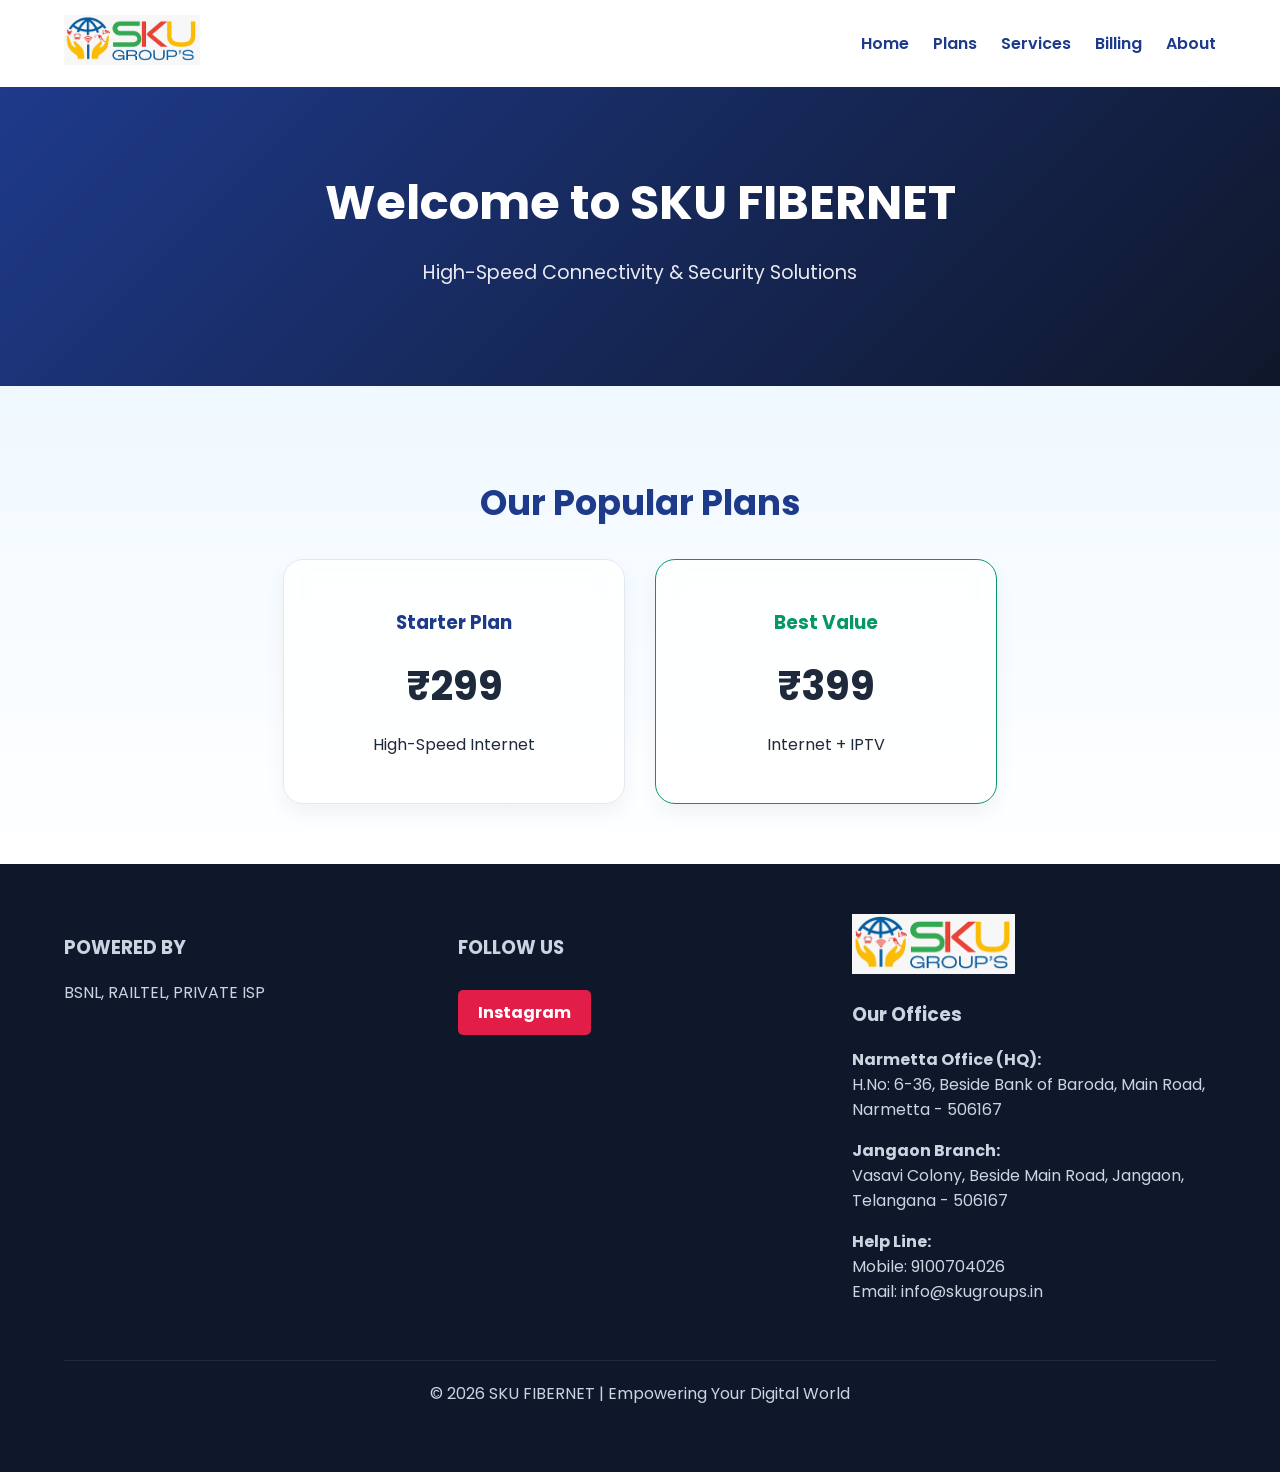
<file: index.html>
<!DOCTYPE html>
<html lang="en">
<head>
    <meta charset="UTF-8">
    <title>SKU FIBERNET | Home</title>
    <style>
        @import url('https://fonts.googleapis.com/css2?family=Poppins:wght@300;400;600;700&display=swap');
        body { font-family: 'Poppins', sans-serif; margin: 0; background: #ffffff; color: #1e293b; }
        
        /* Navigation */
        nav { padding: 15px 5%; display: flex; justify-content: space-between; align-items: center; background: #ffffff; box-shadow: 0 2px 4px rgba(0,0,0,0.1); }
        nav .logo img { height: 50px; width: auto; } 
        nav a { color: #1e3a8a; margin-left: 20px; text-decoration: none; font-weight: 600; }
        
        /* Hero */
        .hero { background: linear-gradient(135deg, #1e3a8a, #0f172a); color: white; padding: 80px 20px; text-align: center; }
        
        /* Plans Section (White/Crystal Look) */
        .plans-section { padding: 60px 5%; text-align: center; background: linear-gradient(180deg, #f0f9ff 0%, #ffffff 100%); }
        .cards-wrapper { display: flex; justify-content: center; gap: 30px; margin-top: 30px; flex-wrap: wrap; }
        .card { padding: 30px; border-radius: 20px; border: 1px solid #e2e8f0; width: 280px; background: rgba(255, 255, 255, 0.8); backdrop-filter: blur(10px); box-shadow: 0 10px 20px rgba(0,0,0,0.05); }
        
        /* Footer */
        footer { background: #0f172a; color: #cbd5e1; padding: 50px 5%; text-align: center; }
        .footer-grid { display: grid; grid-template-columns: repeat(auto-fit, minmax(250px, 1fr)); gap: 30px; text-align: left; }
        .social-btn { display: inline-block; padding: 10px 20px; background: #e11d48; color: white; border-radius: 5px; text-decoration: none; margin-top: 10px; font-weight: bold; }
        .footer-logo { margin-bottom: 15px; }
        .footer-logo img { height: 60px; }
    </style>
</head>
<body>

    <nav>
        <div class="logo">
            <img src="logo.png.png" alt="SKU Logo">
        </div>
        <div>
            <a href="index.html">Home</a>
            <a href="plans.html">Plans</a>
            <a href="services.html">Services</a>
            <a href="billing.html">Billing</a>
            <a href="about.html">About</a>
        </div>
    </nav>

    <div class="hero">
        <h1 style="font-size: 3rem; margin: 0;">Welcome to SKU FIBERNET</h1>
        <p style="font-size: 1.2rem; opacity: 0.9;">High-Speed Connectivity & Security Solutions</p>
    </div>

    <section class="plans-section">
        <h2 style="font-size: 2.2rem; color: #1e3a8a; margin-bottom: 10px;">Our Popular Plans</h2>
        <div class="cards-wrapper">
            <div class="card">
                <h3 style="color: #1e3a8a;">Starter Plan</h3>
                <h2 style="font-size: 2.5rem; margin: 10px 0;">₹299</h2>
                <p>High-Speed Internet</p>
            </div>
            <div class="card" style="border-color: #059669;">
                <h3 style="color: #059669;">Best Value</h3>
                <h2 style="font-size: 2.5rem; margin: 10px 0;">₹399</h2>
                <p>Internet + IPTV</p>
            </div>
        </div>
    </section>

    <footer>
        <div class="footer-grid">
            <div>
                <h3>POWERED BY</h3>
                <p>BSNL, RAILTEL, PRIVATE ISP</p>
            </div>
            <div>
                <h3>FOLLOW US</h3>
                <a href="https://instagram.com/skufibernet" class="social-btn" target="_blank">Instagram</a>
            </div>
            <div>
                <div class="footer-logo">
                    <img src="logo.png.png" alt="SKU Logo">
                </div>
                <h3>Our Offices</h3>
                <p><strong>Narmetta Office (HQ):</strong><br>H.No: 6-36, Beside Bank of Baroda, Main Road, Narmetta - 506167</p>
                <p><strong>Jangaon Branch:</strong><br>Vasavi Colony, Beside Main Road, Jangaon, Telangana - 506167</p>
                <p><strong>Help Line:</strong><br>Mobile: 9100704026<br>Email: info@skugroups.in</p>
            </div>
        </div>
        <p style="margin-top: 40px; border-top: 1px solid #1e293b; padding-top: 20px;">
            © 2026 SKU FIBERNET | Empowering Your Digital World
        </p>
    </footer>

</body>
</html>
</file>
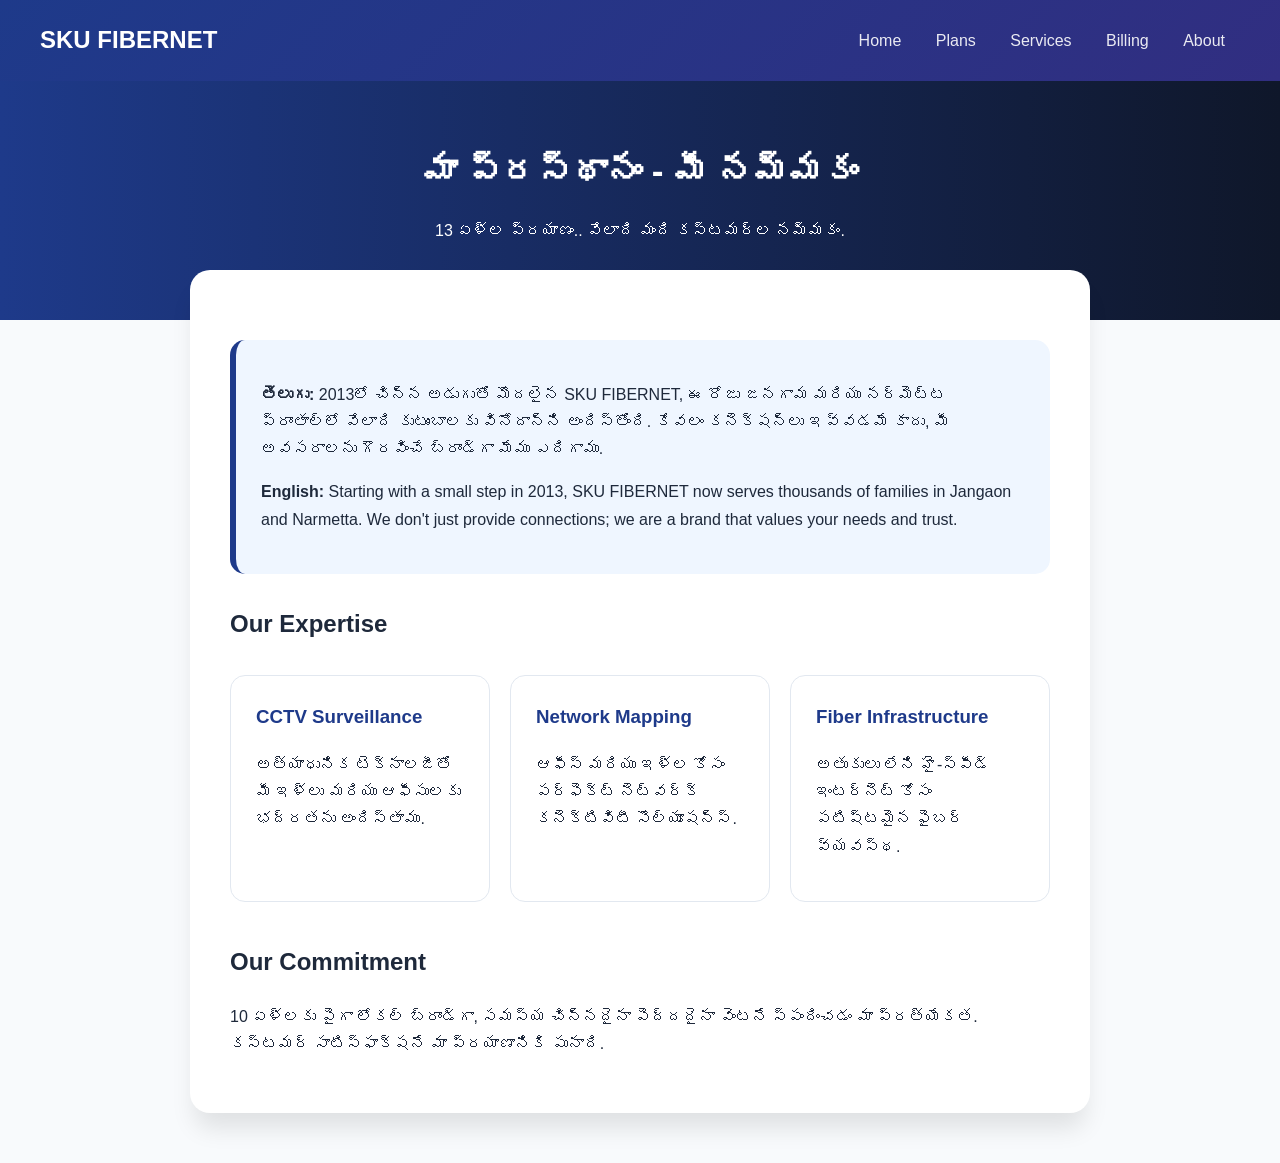
<file: about.html>
<!DOCTYPE html>
<html lang="en">
<head>
    <meta charset="UTF-8">
    <title>About Us | SKU FIBERNET</title>
    <style>
        body { font-family: 'Poppins', sans-serif; background: #f8fafc; color: #1e293b; line-height: 1.7; margin: 0; }
        nav { background: linear-gradient(135deg, #1e3a8a, #312e81); padding: 20px 40px; display: flex; justify-content: space-between; align-items: center; color: white; }
        nav a { color: white; margin: 0 15px; text-decoration: none; font-weight: 500; opacity: 0.9; }
        
        .hero { background: linear-gradient(to right, #1e3a8a, #0f172a); color: white; padding: 60px 20px; text-align: center; }
        .container { max-width: 900px; margin: -50px auto 50px; padding: 0 20px; }
        
        .main-card { background: white; padding: 40px; border-radius: 20px; box-shadow: 0 20px 25px -5px rgba(0,0,0,0.1); }
        h1 { margin: 0; font-size: 2.2rem; }
        
        .journey-box { background: #eff6ff; padding: 25px; border-radius: 15px; border-left: 6px solid #1e3a8a; margin: 30px 0; }
        
        .features-grid { display: grid; grid-template-columns: repeat(auto-fit, minmax(260px, 1fr)); gap: 20px; margin-top: 30px; }
        .feat-card { padding: 25px; border-radius: 15px; border: 1px solid #e2e8f0; transition: 0.3s; }
        .feat-card:hover { transform: translateY(-5px); box-shadow: 0 10px 15px rgba(0,0,0,0.05); }
        .feat-card h3 { color: #1e3a8a; margin-top: 0; }
    </style>
</head>
<body>

    <nav>
        <div style="font-size: 1.5rem; font-weight: bold;">SKU FIBERNET</div>
        <div>
            <a href="index.html">Home</a>
            <a href="plans.html">Plans</a>
            <a href="services.html">Services</a>
            <a href="billing.html">Billing</a>
            <a href="about.html">About</a>
        </div>
    </nav>

    <div class="hero">
        <h1>మా ప్రస్థానం - మీ నమ్మకం</h1>
        <p>13 ఏళ్ల ప్రయాణం.. వేలాది మంది కస్టమర్ల నమ్మకం.</p>
    </div>

    <div class="container">
        <div class="main-card">
            <div class="journey-box">
                <p><strong>తెలుగు:</strong> 2013లో చిన్న అడుగుతో మొదలైన SKU FIBERNET, ఈ రోజు జనగామ మరియు నర్మెట్ట ప్రాంతాల్లో వేలాది కుటుంబాలకు వినోదాన్ని అందిస్తోంది. కేవలం కనెక్షన్లు ఇవ్వడమే కాదు, మీ అవసరాలను గౌరవించే బ్రాండ్‌గా మేము ఎదిగాము.</p>
                <p><strong>English:</strong> Starting with a small step in 2013, SKU FIBERNET now serves thousands of families in Jangaon and Narmetta. We don't just provide connections; we are a brand that values your needs and trust.</p>
            </div>

            <h2>Our Expertise</h2>
            <div class="features-grid">
                <div class="feat-card">
                    <h3>CCTV Surveillance</h3>
                    <p>అత్యాధునిక టెక్నాలజీతో మీ ఇళ్లు మరియు ఆఫీసులకు భద్రతను అందిస్తాము.</p>
                </div>
                <div class="feat-card">
                    <h3>Network Mapping</h3>
                    <p>ఆఫీస్ మరియు ఇళ్ల కోసం పర్ఫెక్ట్ నెట్‌వర్క్ కనెక్టివిటీ సొల్యూషన్స్.</p>
                </div>
                <div class="feat-card">
                    <h3>Fiber Infrastructure</h3>
                    <p>అతుకులు లేని హై-స్పీడ్ ఇంటర్నెట్ కోసం పటిష్టమైన ఫైబర్ వ్యవస్థ.</p>
                </div>
            </div>

            <h2 style="margin-top:40px;">Our Commitment</h2>
            <p>10 ఏళ్లకు పైగా లోకల్ బ్రాండ్‌గా, సమస్య చిన్నదైనా పెద్దదైనా వెంటనే స్పందించడం మా ప్రత్యేకత. కస్టమర్ సాటిస్ఫాక్షనే మా ప్రయాణానికి పునాది.</p>
        </div>
    </div>
</body>
</html>
</file>
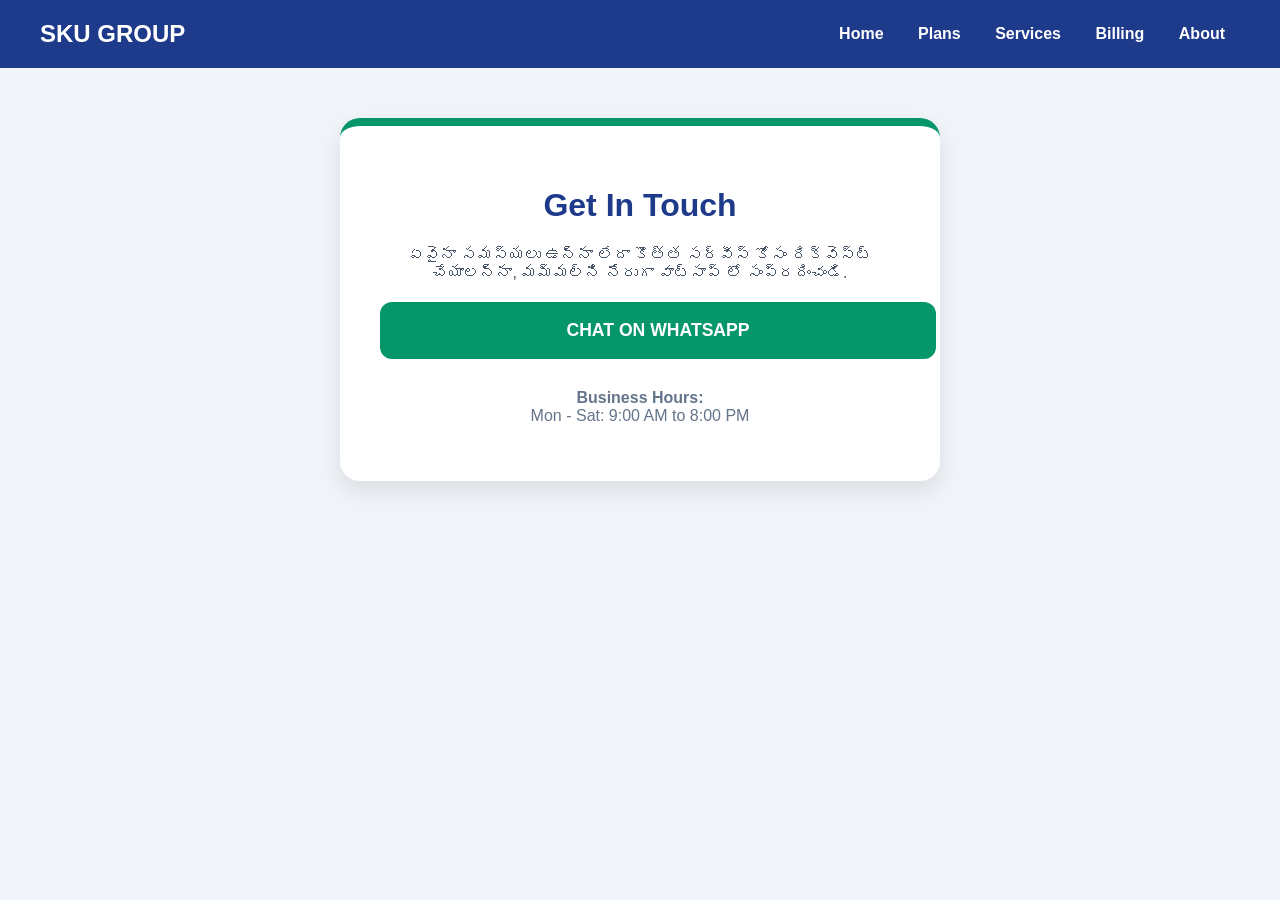
<file: contact.html>
<!DOCTYPE html>
<html lang="en">
<head>
    <meta charset="UTF-8">
    <title>Contact Us | SKU Group</title>
    <style>
        body { font-family: 'Segoe UI', sans-serif; background: #f1f5f9; margin: 0; padding: 0; }
        
        /* Navigation Bar */
        nav { background: #1e3a8a; padding: 20px 40px; display: flex; justify-content: space-between; align-items: center; color: white; }
        nav a { color: white; margin: 0 15px; text-decoration: none; font-weight: 600; }

        .container { padding: 50px 20px; max-width: 600px; margin: auto; }
        .card { background: white; padding: 40px; border-radius: 20px; box-shadow: 0 10px 25px rgba(0,0,0,0.1); text-align: center; border-top: 8px solid #059669; }
        
        .contact-btn { display: block; width: 100%; padding: 18px; background: #059669; color: white; border: none; border-radius: 12px; font-weight: bold; text-decoration: none; font-size: 1.1rem; margin-top: 20px; }
        h1 { color: #1e3a8a; }
    </style>
</head>
<body>

    <nav>
        <div style="font-size: 1.5rem; font-weight: bold;">SKU GROUP</div>
        <div>
            <a href="index.html">Home</a>
            <a href="plans.html">Plans</a>
            <a href="services.html">Services</a>
            <a href="billing.html">Billing</a>
            <a href="about.html">About</a>
        </div>
    </nav>

    <div class="container">
        <div class="card">
            <h1>Get In Touch</h1>
            <p style="color: #475569;">ఏవైనా సమస్యలు ఉన్నా లేదా కొత్త సర్వీస్ కోసం రిక్వెస్ట్ చేయాలన్నా, మమ్మల్ని నేరుగా వాట్సాప్ లో సంప్రదించండి.</p>
            
            <a href="https://wa.me/919100704026" class="contact-btn">CHAT ON WHATSAPP</a>
            
            <div style="margin-top: 30px; color: #64748b;">
                <p><strong>Business Hours:</strong><br>Mon - Sat: 9:00 AM to 8:00 PM</p>
            </div>
        </div>
    </div>
</body>
</html>
</file>
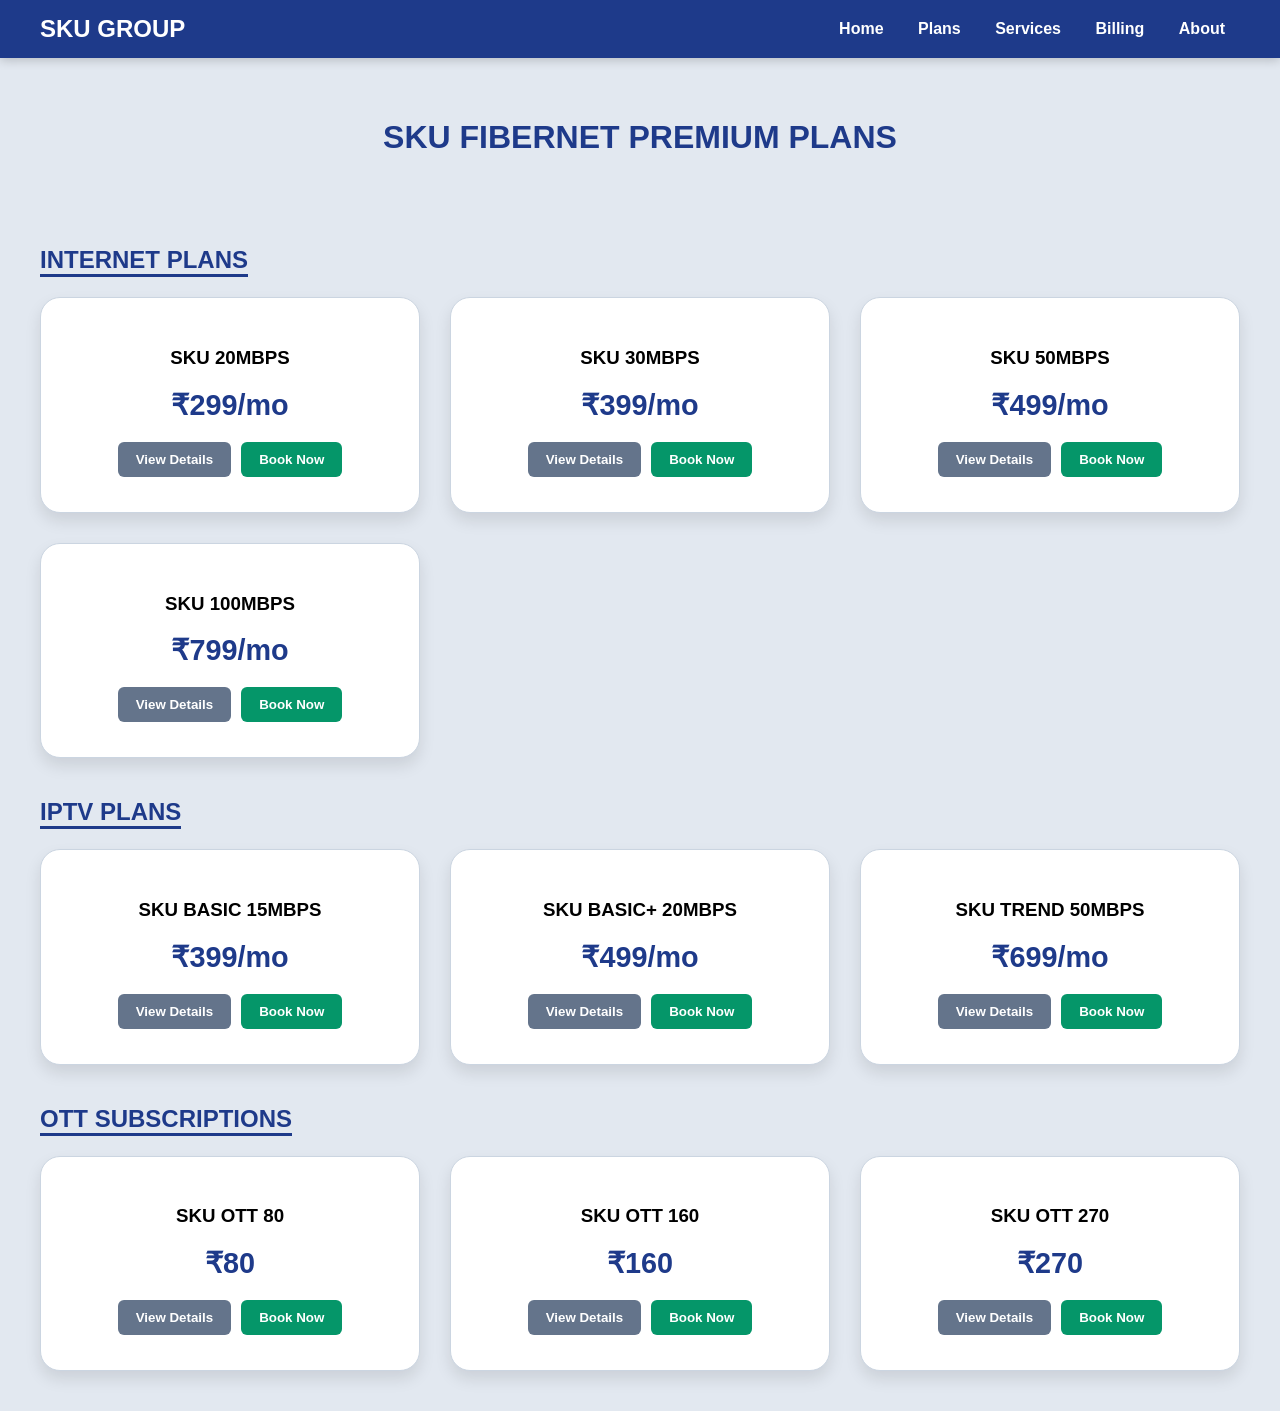
<file: plans.html>
<!DOCTYPE html>
<html lang="en">
<head>
    <meta charset="UTF-8">
    <title>SKU FIBERNET | Plans</title>
    <style>
        :root { --primary: #1e3a8a; --accent: #059669; --bg: #e2e8f0; }
        body { font-family: 'Segoe UI', sans-serif; background: var(--bg); margin: 0; padding: 0; }
        
        /* Navigation Bar */
        nav { background: var(--primary); padding: 15px 40px; display: flex; justify-content: space-between; align-items: center; color: white; box-shadow: 0 2px 10px rgba(0,0,0,0.2); }
        nav a { color: white; margin: 0 15px; text-decoration: none; font-weight: bold; }

        /* Page Content */
        .container { padding: 40px; }
        h1 { text-align: center; color: var(--primary); margin-bottom: 50px; }
        .section-title { color: var(--primary); margin: 40px 0 20px; border-bottom: 3px solid var(--primary); display: inline-block; }
        .grid { display: grid; grid-template-columns: repeat(auto-fit, minmax(300px, 1fr)); gap: 30px; }
        
        .card { background: white; padding: 30px; border-radius: 20px; border: 1px solid #cbd5e1; box-shadow: 0 8px 16px rgba(0,0,0,0.1); text-align: center; }
        .price { font-size: 1.8rem; font-weight: 800; color: var(--primary); margin: 15px 0; }
        button { cursor: pointer; padding: 10px 18px; border-radius: 6px; border: none; font-weight: bold; margin: 5px; }
        .btn-v { background: #64748b; color: white; }
        .btn-b { background: var(--accent); color: white; }

        #booking-area { display: none; background: #ffffff; padding: 40px; border-radius: 20px; box-shadow: 0 10px 25px rgba(0,0,0,0.1); max-width: 600px; margin: 60px auto; border-top: 6px solid var(--primary); }
        input, select, textarea { width: 100%; padding: 14px; margin: 10px 0; border: 1px solid #cbd5e1; border-radius: 8px; }
    </style>
</head>
<body>

    <!-- Navigation Bar -->
    <nav>
        <div style="font-size: 1.5rem; font-weight: bold;">SKU GROUP</div>
        <div>
            <a href="index.html">Home</a>
            <a href="plans.html">Plans</a>
            <a href="services.html">Services</a>
            <a href="billing.html">Billing</a>
            <a href="about.html">About</a>
        </div>
    </nav>

    <!-- Main Content -->
    <div class="container">
        <h1>SKU FIBERNET PREMIUM PLANS</h1>
        
        <h2 class="section-title">INTERNET PLANS</h2>
        <div class="grid">
            <div class="card"><h3>SKU 20MBPS</h3><div class="price">₹299/mo</div><button class="btn-v" onclick="this.nextElementSibling.nextElementSibling.style.display=(this.nextElementSibling.nextElementSibling.style.display=='block'?'none':'block')">View Details</button><button class="btn-b" onclick="bookPlan('SKU 20MBPS - ₹299')">Book Now</button><div class="details" style="display:none; font-size:0.9rem; margin-top:10px;">Unlimited Data | No OTTs | No IPTV</div></div>
            <div class="card"><h3>SKU 30MBPS</h3><div class="price">₹399/mo</div><button class="btn-v" onclick="this.nextElementSibling.nextElementSibling.style.display=(this.nextElementSibling.nextElementSibling.style.display=='block'?'none':'block')">View Details</button><button class="btn-b" onclick="bookPlan('SKU 30MBPS - ₹399')">Book Now</button><div class="details" style="display:none; font-size:0.9rem; margin-top:10px;">Unlimited Data | No OTTs | No IPTV</div></div>
            <div class="card"><h3>SKU 50MBPS</h3><div class="price">₹499/mo</div><button class="btn-v" onclick="this.nextElementSibling.nextElementSibling.style.display=(this.nextElementSibling.nextElementSibling.style.display=='block'?'none':'block')">View Details</button><button class="btn-b" onclick="bookPlan('SKU 50MBPS - ₹499')">Book Now</button><div class="details" style="display:none; font-size:0.9rem; margin-top:10px;">Unlimited Data | No OTTs | No IPTV</div></div>
            <div class="card"><h3>SKU 100MBPS</h3><div class="price">₹799/mo</div><button class="btn-v" onclick="this.nextElementSibling.nextElementSibling.style.display=(this.nextElementSibling.nextElementSibling.style.display=='block'?'none':'block')">View Details</button><button class="btn-b" onclick="bookPlan('SKU 100MBPS - ₹799')">Book Now</button><div class="details" style="display:none; font-size:0.9rem; margin-top:10px;">Unlimited Data | Upto 300 Mbps Support</div></div>
        </div>

        <h2 class="section-title">IPTV PLANS</h2>
        <div class="grid">
            <div class="card"><h3>SKU BASIC 15MBPS</h3><div class="price">₹399/mo</div><button class="btn-v" onclick="this.nextElementSibling.nextElementSibling.style.display=(this.nextElementSibling.nextElementSibling.style.display=='block'?'none':'block')">View Details</button><button class="btn-b" onclick="bookPlan('SKU BASIC 15MBPS - ₹399')">Book Now</button><div class="details" style="display:none; font-size:0.9rem; margin-top:10px;">Unlimited Data | IPTV SD Pack</div></div>
            <div class="card"><h3>SKU BASIC+ 20MBPS</h3><div class="price">₹499/mo</div><button class="btn-v" onclick="this.nextElementSibling.nextElementSibling.style.display=(this.nextElementSibling.nextElementSibling.style.display=='block'?'none':'block')">View Details</button><button class="btn-b" onclick="bookPlan('SKU BASIC+ 20MBPS - ₹499')">Book Now</button><div class="details" style="display:none; font-size:0.9rem; margin-top:10px;">Unlimited Data | IPTV SD Pack</div></div>
            <div class="card"><h3>SKU TREND 50MBPS</h3><div class="price">₹699/mo</div><button class="btn-v" onclick="this.nextElementSibling.nextElementSibling.style.display=(this.nextElementSibling.nextElementSibling.style.display=='block'?'none':'block')">View Details</button><button class="btn-b" onclick="bookPlan('SKU TREND 50MBPS - ₹699')">Book Now</button><div class="details" style="display:none; font-size:0.9rem; margin-top:10px;">Unlimited Data | IPTV HD Pack</div></div>
        </div>

        <h2 class="section-title">OTT SUBSCRIPTIONS</h2>
        <div class="grid">
            <div class="card"><h3>SKU OTT 80</h3><div class="price">₹80</div><button class="btn-v" onclick="this.nextElementSibling.nextElementSibling.style.display=(this.nextElementSibling.nextElementSibling.style.display=='block'?'none':'block')">View Details</button><button class="btn-b" onclick="bookPlan('SKU OTT 80')">Book Now</button><div class="details" style="display:none; font-size:0.9rem; margin-top:10px;">Playbox, Aha, ETV Win</div></div>
            <div class="card"><h3>SKU OTT 160</h3><div class="price">₹160</div><button class="btn-v" onclick="this.nextElementSibling.nextElementSibling.style.display=(this.nextElementSibling.nextElementSibling.style.display=='block'?'none':'block')">View Details</button><button class="btn-b" onclick="bookPlan('SKU OTT 160')">Book Now</button><div class="details" style="display:none; font-size:0.9rem; margin-top:10px;">Playbox, Aha, ETV Win, Zee5, SunNXT, Hungama</div></div>
            <div class="card"><h3>SKU OTT 270</h3><div class="price">₹270</div><button class="btn-v" onclick="this.nextElementSibling.nextElementSibling.style.display=(this.nextElementSibling.nextElementSibling.style.display=='block'?'none':'block')">View Details</button><button class="btn-b" onclick="bookPlan('SKU OTT 270')">Book Now</button><div class="details" style="display:none; font-size:0.9rem; margin-top:10px;">Playbox, Prime, Aha, Hotstar, ETV Win, Zee5, SunNXT, SonyLiv</div></div>
        </div>
    </div>

    <!-- Booking Form -->
    <div id="booking-area">
        <h2 style="text-align:center;">Book Plan: <span id="p-name"></span></h2>
        <form id="bookingForm">
            <label>Name*</label><input type="text" id="b-name" required>
            <label>Surname*</label><input type="text" id="b-sur" required>
            <label>Father Name*</label><input type="text" id="b-father" required>
            <label>Mail ID*</label><input type="email" id="b-mail" required>
            <label>Phone Number*</label><input type="tel" id="b-phone" required>
            <label>WhatsApp Number*</label><input type="tel" id="b-whats" required>
            <label>Select Location*</label>
            <select id="b-loc" required><option value="">-- Choose Area --</option><option>NARMETTA</option><option>THARIGOPPULA</option><option>PALAKURTHY</option><option>JANGAON</option><option>RAGHUNATHPALLY</option><option>BACHANNAPETA</option><option>CHERIAL</option><option>KOMURAVELLI</option><option>KISTAMPETA</option><option>VECHARENI</option><option>MANSING THANDA</option><option>JALBAI THANDA</option><option>KOTHA THANDA</option><option>MACHUPAHAD</option><option>AGAPETA</option><option>GUNTURPALLI</option><option>VELDANDA</option><option>AMMAPURAM</option></select>
            <label>Full Address with Pincode*</label><textarea id="b-add" required></textarea>
            <button type="submit" style="width:100%; padding:18px; background:#059669; color:white; border:none; border-radius:8px; font-size:1.1rem; cursor:pointer;">SUBMIT & BOOK</button>
        </form>
    </div>

    <script>
        function bookPlan(n) { document.getElementById('booking-area').style.display='block'; document.getElementById('p-name').innerText=n; document.getElementById('booking-area').scrollIntoView({behavior:'smooth'}); }
        document.getElementById('bookingForm').addEventListener('submit', function(e){
            e.preventDefault();
            const msg = `*Booking Request*%0APlan: ${document.getElementById('p-name').innerText}%0AName: ${document.getElementById('b-name').value} ${document.getElementById('b-sur').value}%0AFather: ${document.getElementById('b-father').value}%0AMail: ${document.getElementById('b-mail').value}%0APhone: ${document.getElementById('b-phone').value}%0AWhatsApp: ${document.getElementById('b-whats').value}%0ALocation: ${document.getElementById('b-loc').value}%0AAddress: ${document.getElementById('b-add').value}`;
            window.open('https://wa.me/919100704026?text='+msg);
        });
    </script>
</body>
</html>
</file>
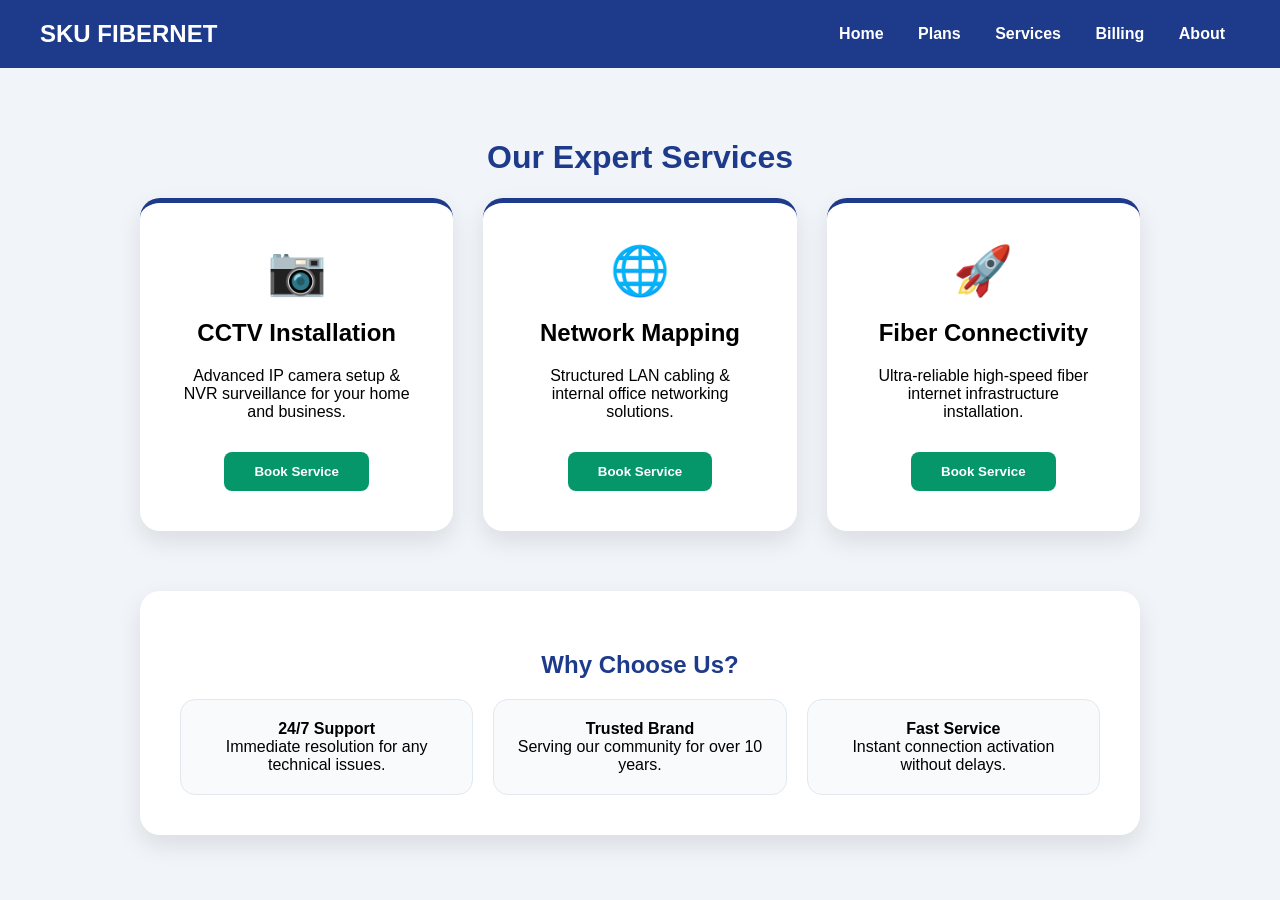
<file: services.html>
<!DOCTYPE html>
<html lang="en">
<head>
    <meta charset="UTF-8">
    <title>Services | SKU FIBERNET</title>
    <style>
        body { font-family: 'Segoe UI', sans-serif; background: #f1f5f9; margin: 0; padding: 0; }
        nav { background: #1e3a8a; padding: 20px 40px; display: flex; justify-content: space-between; align-items: center; color: white; }
        nav a { color: white; margin: 0 15px; text-decoration: none; font-weight: 600; }
        
        .container { padding: 50px 20px; max-width: 1000px; margin: auto; }
        .grid { display: grid; grid-template-columns: repeat(auto-fit, minmax(300px, 1fr)); gap: 30px; }
        
        .card { background: white; padding: 40px; border-radius: 20px; border-top: 5px solid #1e3a8a; box-shadow: 0 10px 25px rgba(0,0,0,0.1); text-align: center; }
        .icon { font-size: 3rem; margin-bottom: 15px; }
        .btn-book { background: #059669; color: white; border: none; padding: 12px 30px; border-radius: 8px; font-weight: bold; cursor: pointer; margin-top: 15px; }
        
        /* Why Choose Us Section */
        .why-us { margin-top: 60px; background: white; padding: 40px; border-radius: 20px; box-shadow: 0 10px 25px rgba(0,0,0,0.1); }
        .features-grid { display: grid; grid-template-columns: repeat(auto-fit, minmax(250px, 1fr)); gap: 20px; margin-top: 20px; }
        .feature-item { padding: 20px; background: #f8fafc; border-radius: 15px; text-align: center; border: 1px solid #e2e8f0; }
        
        #booking-area { display: none; background: white; padding: 40px; border-radius: 20px; box-shadow: 0 10px 25px rgba(0,0,0,0.15); max-width: 600px; margin: 40px auto; border-top: 8px solid #1e3a8a; }
        input, textarea { width: 100%; padding: 15px; margin: 10px 0; border: 1px solid #cbd5e1; border-radius: 8px; box-sizing: border-box; }
    </style>
</head>
<body>

    <nav>
        <div style="font-size: 1.5rem; font-weight: bold;">SKU FIBERNET</div>
        <div>
            <a href="index.html">Home</a>
            <a href="plans.html">Plans</a>
            <a href="services.html">Services</a>
            <a href="billing.html">Billing</a>
            <a href="about.html">About</a>
        </div>
    </nav>

    <div class="container">
        <h1 style="text-align:center; color:#1e3a8a;">Our Expert Services</h1>
        <div class="grid">
            <div class="card">
                <div class="icon">📷</div>
                <h2>CCTV Installation</h2>
                <p>Advanced IP camera setup & NVR surveillance for your home and business.</p>
                <button class="btn-book" onclick="bookService('CCTV Installation')">Book Service</button>
            </div>
            <div class="card">
                <div class="icon">🌐</div>
                <h2>Network Mapping</h2>
                <p>Structured LAN cabling & internal office networking solutions.</p>
                <button class="btn-book" onclick="bookService('Network Mapping')">Book Service</button>
            </div>
            <div class="card">
                <div class="icon">🚀</div>
                <h2>Fiber Connectivity</h2>
                <p>Ultra-reliable high-speed fiber internet infrastructure installation.</p>
                <button class="btn-book" onclick="bookService('Fiber Connectivity')">Book Service</button>
            </div>
        </div>

        <!-- Why Choose Us -->
        <div class="why-us">
            <h2 style="text-align:center; color:#1e3a8a;">Why Choose Us?</h2>
            <div class="features-grid">
                <div class="feature-item"><strong>24/7 Support</strong><br>Immediate resolution for any technical issues.</div>
                <div class="feature-item"><strong>Trusted Brand</strong><br>Serving our community for over 10 years.</div>
                <div class="feature-item"><strong>Fast Service</strong><br>Instant connection activation without delays.</div>
            </div>
        </div>
    </div>

    <div id="booking-area">
        <h2 style="text-align:center;">Request: <span id="s-name"></span></h2>
        <form id="serviceForm">
            <input type="text" id="b-name" placeholder="Full Name*" required>
            <input type="tel" id="b-phone" placeholder="Phone Number*" required>
            <textarea id="b-add" placeholder="Requirement/Address Details*" required></textarea>
            <button type="submit" style="width:100%; padding:15px; background:#1e3a8a; color:white; border:none; border-radius:8px; cursor:pointer;">SEND REQUEST</button>
        </form>
    </div>

    <script>
        function bookService(name) { 
            document.getElementById('booking-area').style.display='block'; 
            document.getElementById('s-name').innerText=name; 
            document.getElementById('booking-area').scrollIntoView({behavior:'smooth'}); 
        }
        document.getElementById('serviceForm').addEventListener('submit', function(e){
            e.preventDefault();
            const msg = `*Service Request*%0AService: ${document.getElementById('s-name').innerText}%0AName: ${document.getElementById('b-name').value}%0APhone: ${document.getElementById('b-phone').value}%0ADetails: ${document.getElementById('b-add').value}`;
            window.open('https://wa.me/919100704026?text='+msg);
        });
    </script>
</body>
</html>
</file>
